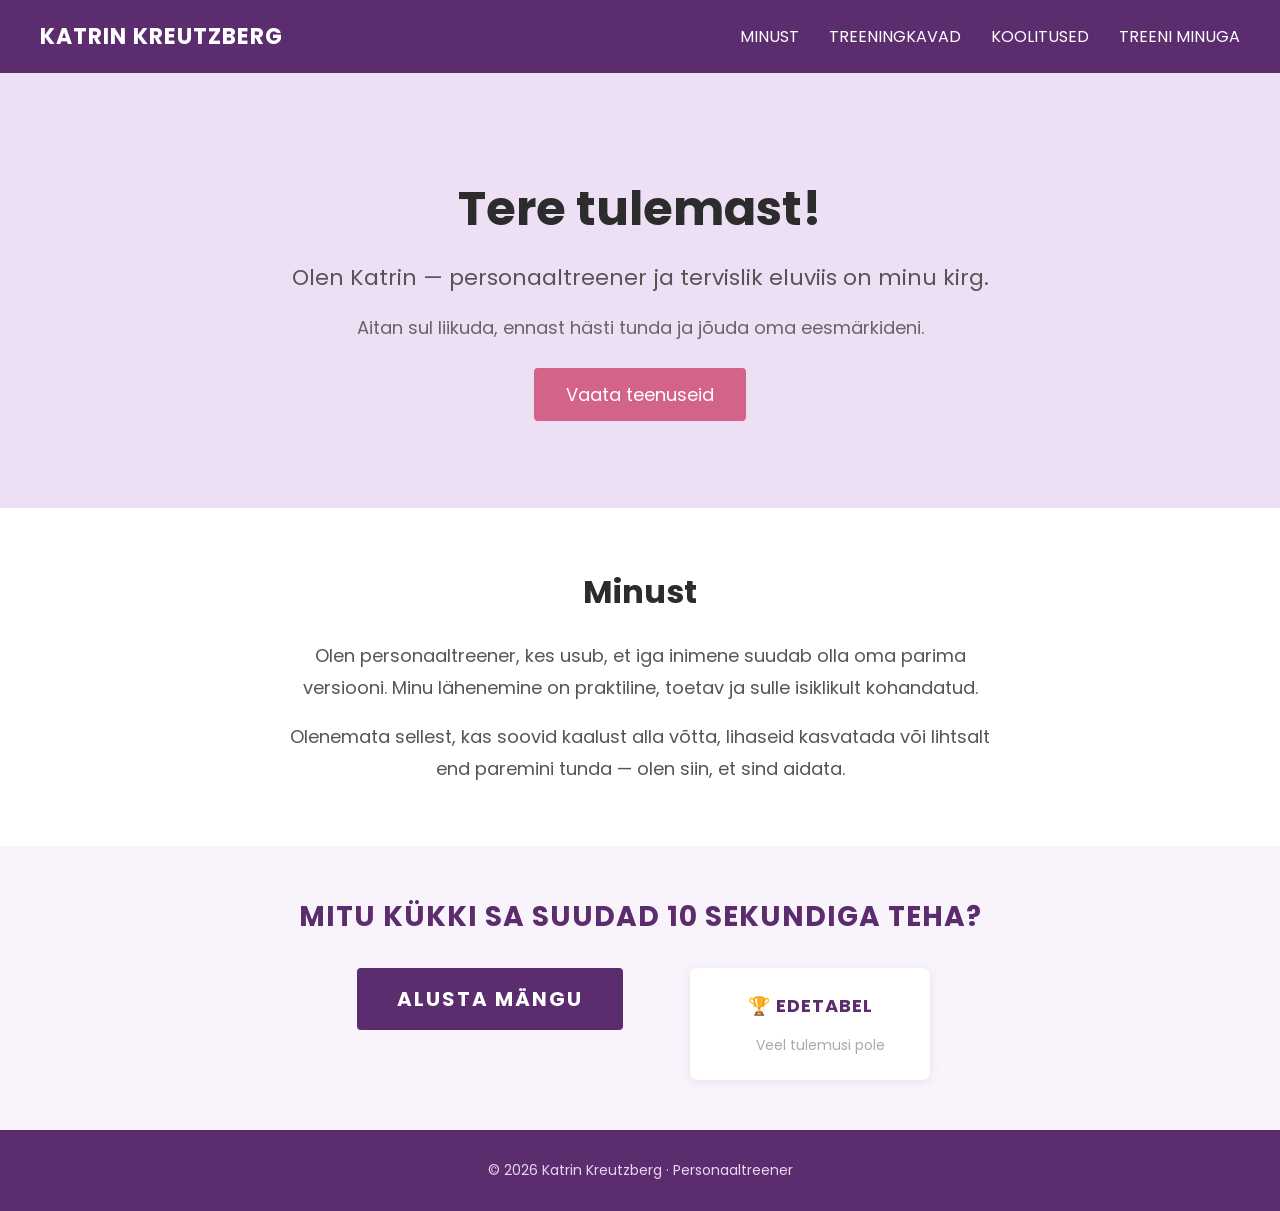
<file: index.html>
<!DOCTYPE html>
<html lang="et">
<head>
    <meta charset="UTF-8">
    <meta name="viewport" content="width=device-width, initial-scale=1.0">
    <title>Katrin Kreutzberg — Personaaltreener</title>
    <link rel="preconnect" href="https://fonts.googleapis.com">
    <link rel="preconnect" href="https://fonts.gstatic.com" crossorigin>
    <link href="https://fonts.googleapis.com/css2?family=Poppins:wght@300;400;600;700&display=swap" rel="stylesheet">
    <link rel="stylesheet" href="style.css">
</head>
<body>

    <!-- NAVIGATSIOON -->
    <nav>
        <div class="logo">Katrin Kreutzberg</div>
        <ul>
            <li><a href="minust.html">Minust</a></li>
            <li><a href="treeningkavad.html">Treeningkavad</a></li>
            <li><a href="koolitused.html">Koolitused</a></li>
            <li><a href="treeni-minuga.html">Treeni minuga</a></li>
        </ul>
    </nav>

    <!-- PEAJAOTIS (hero) -->
    <section class="hero">
        <h1>Tere tulemast!</h1>
        <h2>Olen Katrin — personaaltreener ja tervislik eluviis on minu kirg.</h2>
        <p>Aitan sul liikuda, ennast hästi tunda ja jõuda oma eesmärkideni.</p>
        <a href="teenused.html" class="nupp">Vaata teenuseid</a>
    </section>

    <!-- LÜHITUTVUSTUS -->
    <section class="tutvustus">
        <h2>Minust</h2>
        <p>
            Olen personaaltreener, kes usub, et iga inimene suudab olla oma parima versiooni.
            Minu lähenemine on praktiline, toetav ja sulle isiklikult kohandatud.
        </p>
        <p>
            Olenemata sellest, kas soovid kaalust alla võtta, lihaseid kasvatada või lihtsalt
            end paremini tunda — olen siin, et sind aidata.
        </p>
    </section>

    <!-- KÜKIMÄNG -->
    <section class="loendur-sektsioon">
        <h2 class="mang-pealkiri">MITU KÜKKI SA SUUDAD 10 SEKUNDIGA TEHA?</h2>

        <div class="mang-paigutus">

            <!-- MÄNG -->
            <div class="mang-pool">
                <div id="mangEkraan" class="mang-ekraan">
                    <button class="alusta-nupp" onclick="alustaMang()">ALUSTA MÄNGU</button>
                </div>

                <div id="mangAktiivne" class="mang-aktiivne" style="display:none;">
                    <div class="mang-info">
                        <span class="countdown-kast">⏱ <span id="countdown">10</span>s</span>
                        <span class="loendur-arv"><span id="loendur">0</span> kükki</span>
                    </div>
                    <div class="loendur-kast">
                        <button class="kyki-nupp" onclick="loendaKykk()">🏋️ Tee küki!</button>
                        <div id="inimene" class="inimene">🧍‍♀️</div>
                    </div>
                </div>

                <div id="tulemusEkraan" class="tulemus-ekraan" style="display:none;">
                    <p class="tulemus-tekst">Sinu tulemus: <span id="lopptulemus"></span> kükki! 🎉</p>
                    <div class="nimi-kast">
                        <input type="text" id="nimiSisend" class="nimi-sisend" placeholder="Sinu nimi" maxlength="20">
                        <button class="alusta-nupp" onclick="salvestaTulemus()">SALVESTA</button>
                    </div>
                    <button class="uuesti-nupp" onclick="laeManguUuesti()">MÄNGI UUESTI</button>
                </div>
            </div>

            <!-- EDETABEL -->
            <div class="edetabel-pool">
                <h3 class="edetabel-pealkiri">🏆 EDETABEL</h3>
                <ol id="edetabel" class="edetabel-nimekiri"></ol>
            </div>

        </div>
    </section>

    <script>
        var timer = null;
        var viimaneSkoor = 0;

        function alustaMang() {
            document.getElementById('mangEkraan').style.display = 'none';
            document.getElementById('tulemusEkraan').style.display = 'none';
            document.getElementById('loendur').innerText = '0';
            document.getElementById('countdown').innerText = '10';
            document.getElementById('mangAktiivne').style.display = 'block';

            var aeg = 10;
            timer = setInterval(function() {
                aeg--;
                document.getElementById('countdown').innerText = aeg;
                if (aeg <= 0) {
                    clearInterval(timer);
                    lopetaMang();
                }
            }, 1000);
        }

        function loendaKykk() {
            if (!timer) return;
            var arv = parseInt(document.getElementById('loendur').innerText);
            document.getElementById('loendur').innerText = arv + 1;

            var inimene = document.getElementById('inimene');
            inimene.classList.remove('kykk-animatsioon');
            void inimene.offsetWidth;
            inimene.classList.add('kykk-animatsioon');
        }

        function lopetaMang() {
            viimaneSkoor = parseInt(document.getElementById('loendur').innerText);
            document.getElementById('lopptulemus').innerText = viimaneSkoor;
            document.getElementById('nimiSisend').value = '';
            document.getElementById('mangAktiivne').style.display = 'none';
            document.getElementById('tulemusEkraan').style.display = 'block';
            timer = null;
        }

        function salvestaTulemus() {
            var nimi = document.getElementById('nimiSisend').value.trim();
            if (!nimi) { nimi = 'Anonüümne'; }

            var tulemused = JSON.parse(localStorage.getItem('kykiTulemused') || '[]');
            tulemused.push({ nimi: nimi, skoor: viimaneSkoor });
            tulemused.sort(function(a, b) { return b.skoor - a.skoor; });
            tulemused = tulemused.slice(0, 10);
            localStorage.setItem('kykiTulemused', JSON.stringify(tulemused));

            uuendaEdetabel();
            document.getElementById('nimiSisend').disabled = true;
            document.querySelector('.nimi-kast .alusta-nupp').disabled = true;
        }

        function uuendaEdetabel() {
            var tulemused = JSON.parse(localStorage.getItem('kykiTulemused') || '[]');
            var nimekiri = document.getElementById('edetabel');
            nimekiri.innerHTML = '';
            if (tulemused.length === 0) {
                nimekiri.innerHTML = '<li class="edetabel-tühi">Veel tulemusi pole</li>';
                return;
            }
            tulemused.forEach(function(kirje) {
                var li = document.createElement('li');
                li.className = 'edetabel-rida';
                li.innerHTML = '<span class="edetabel-nimi">' + kirje.nimi + '</span><span class="edetabel-skoor">' + kirje.skoor + ' kükki</span>';
                nimekiri.appendChild(li);
            });
        }

        function laeManguUuesti() {
            document.getElementById('tulemusEkraan').style.display = 'none';
            document.getElementById('mangEkraan').style.display = 'block';
        }

        uuendaEdetabel();
    </script>

    <!-- JALUS -->
    <footer>
        <p>© 2026 Katrin Kreutzberg · Personaaltreener</p>
    </footer>

</body>
</html>
</file>
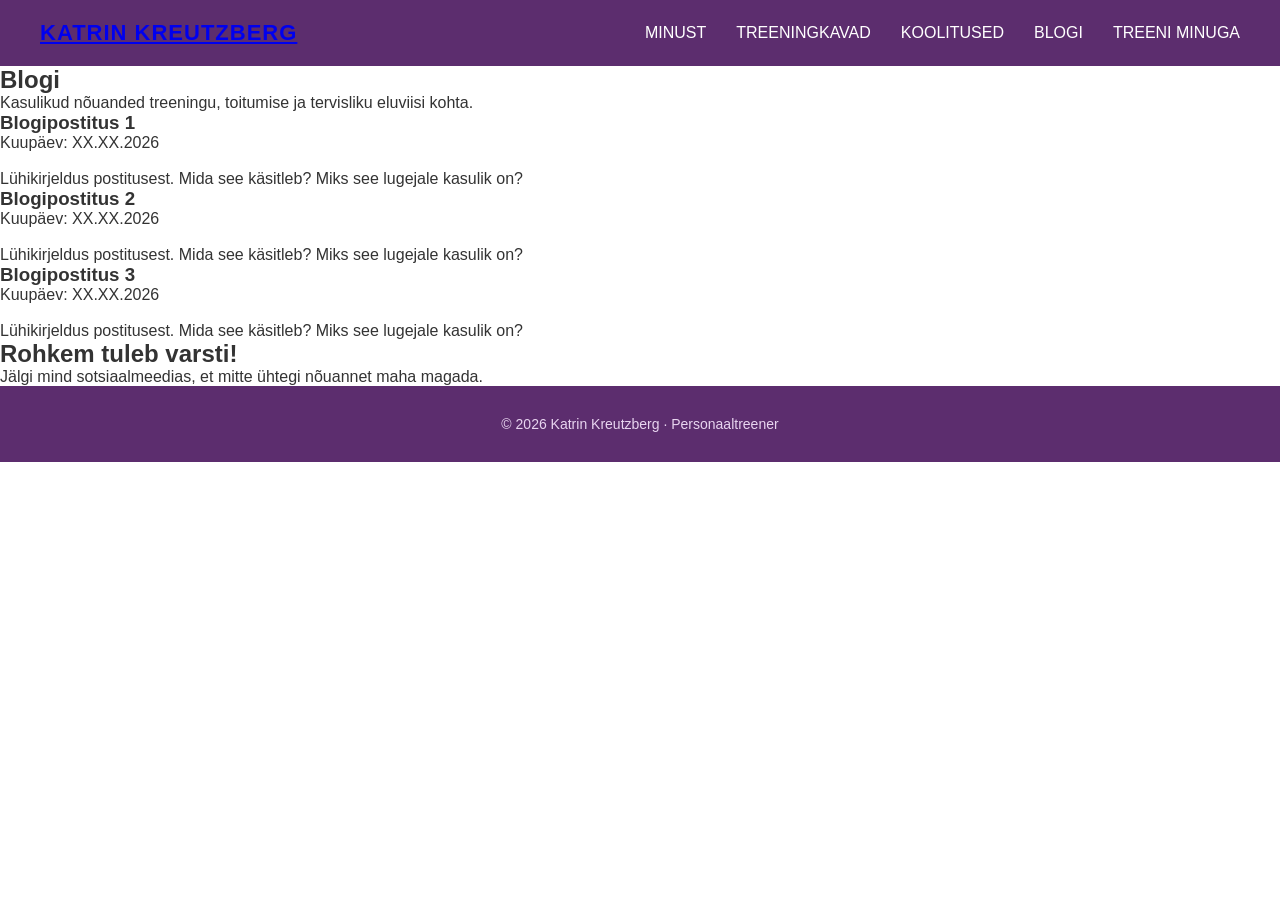
<file: blogi.html>
<!DOCTYPE html>
<html lang="et">
<head>
    <meta charset="UTF-8">
    <meta name="viewport" content="width=device-width, initial-scale=1.0">
    <title>Blogi — Katrin Kreutzberg</title>
    <link rel="stylesheet" href="style.css">
</head>
<body>

    <nav>
        <a class="logo" href="index.html">Katrin Kreutzberg</a>
        <ul>
            <li><a href="minust.html">Minust</a></li>
            <li><a href="treeningkavad.html">Treeningkavad</a></li>
            <li><a href="koolitused.html">Koolitused</a></li>
            <li><a href="blogi.html">Blogi</a></li>
            <li><a href="treeni-minuga.html">Treeni minuga</a></li>
        </ul>
    </nav>

    <section class="lehe-pealkiri">
        <h1>Blogi</h1>
        <p>Kasulikud nõuanded treeningu, toitumise ja tervisliku eluviisi kohta.</p>
    </section>

    <section class="jaotis">
        <div class="kaardid">

            <div class="kaart">
                <h3>Blogipostitus 1</h3>
                <p>Kuupäev: XX.XX.2026</p>
                <br>
                <p>Lühikirjeldus postitusest. Mida see käsitleb? Miks see lugejale kasulik on?</p>
            </div>

            <div class="kaart">
                <h3>Blogipostitus 2</h3>
                <p>Kuupäev: XX.XX.2026</p>
                <br>
                <p>Lühikirjeldus postitusest. Mida see käsitleb? Miks see lugejale kasulik on?</p>
            </div>

            <div class="kaart">
                <h3>Blogipostitus 3</h3>
                <p>Kuupäev: XX.XX.2026</p>
                <br>
                <p>Lühikirjeldus postitusest. Mida see käsitleb? Miks see lugejale kasulik on?</p>
            </div>

        </div>
    </section>

    <section class="riba">
        <h2>Rohkem tuleb varsti!</h2>
        <p>Jälgi mind sotsiaalmeedias, et mitte ühtegi nõuannet maha magada.</p>
    </section>

    <footer>
        <p>© 2026 Katrin Kreutzberg · Personaaltreener</p>
    </footer>

</body>
</html>
</file>
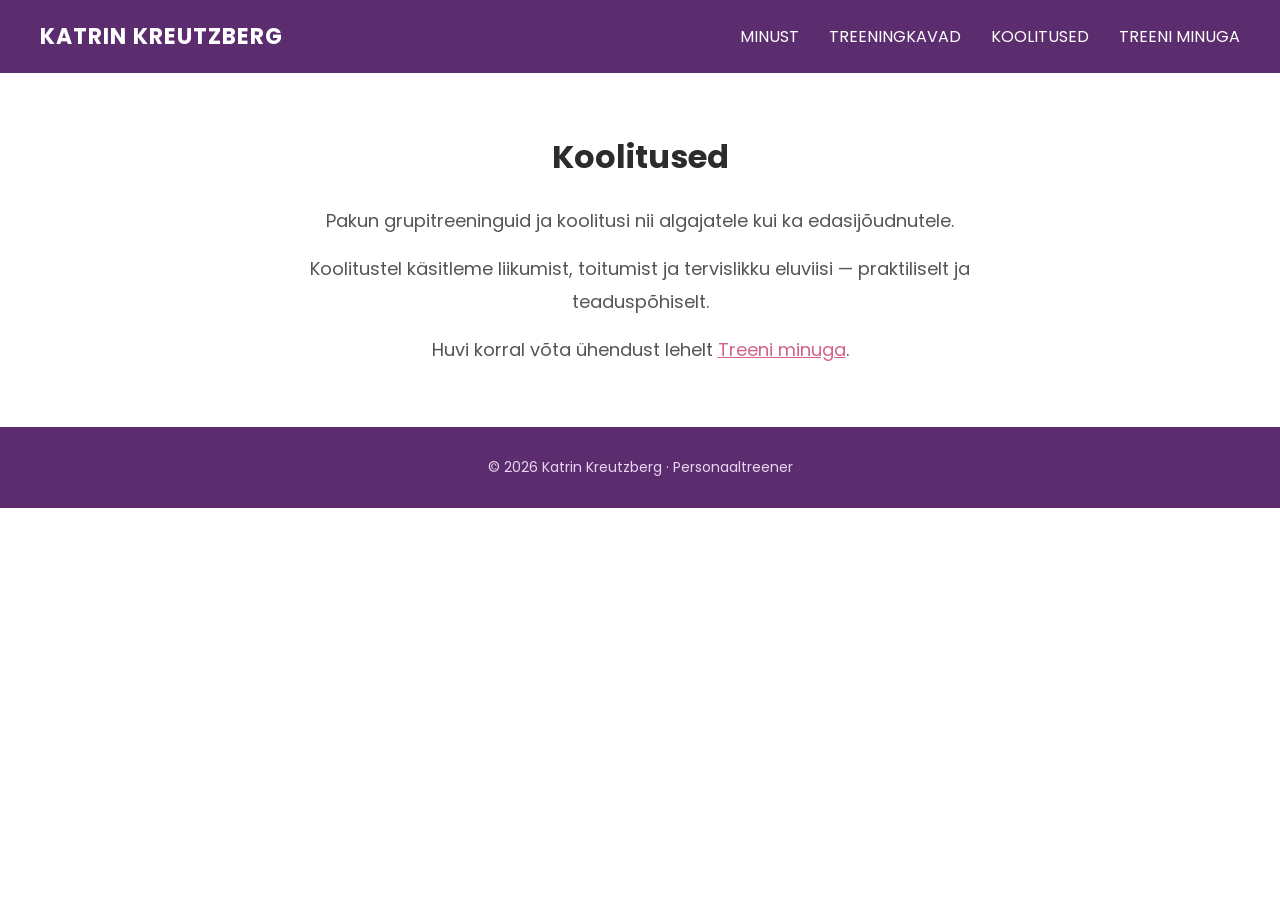
<file: koolitused.html>
<!DOCTYPE html>
<html lang="et">
<head>
    <meta charset="UTF-8">
    <meta name="viewport" content="width=device-width, initial-scale=1.0">
    <title>Koolitused — Katrin Kreutzberg</title>
    <link rel="preconnect" href="https://fonts.googleapis.com">
    <link rel="preconnect" href="https://fonts.gstatic.com" crossorigin>
    <link href="https://fonts.googleapis.com/css2?family=Poppins:wght@300;400;600;700&display=swap" rel="stylesheet">
    <link rel="stylesheet" href="style.css">
</head>
<body>

    <!-- NAVIGATSIOON -->
    <nav>
        <div class="logo">Katrin Kreutzberg</div>
        <ul>
            <li><a href="minust.html">Minust</a></li>
            <li><a href="treeningkavad.html">Treeningkavad</a></li>
            <li><a href="koolitused.html">Koolitused</a></li>
            <li><a href="treeni-minuga.html">Treeni minuga</a></li>
        </ul>
    </nav>

    <!-- SISU -->
    <section class="tutvustus">
        <h2>Koolitused</h2>
        <p>
            Pakun grupitreeninguid ja koolitusi nii algajatele kui ka edasijõudnutele.
        </p>
        <p>
            Koolitustel käsitleme liikumist, toitumist ja tervislikku eluviisi — praktiliselt
            ja teaduspõhiselt.
        </p>
        <p>
            Huvi korral võta ühendust lehelt <a href="treeni-minuga.html" style="color: #D4638A;">Treeni minuga</a>.
        </p>
    </section>

    <!-- JALUS -->
    <footer>
        <p>© 2026 Katrin Kreutzberg · Personaaltreener</p>
    </footer>

</body>
</html>
</file>
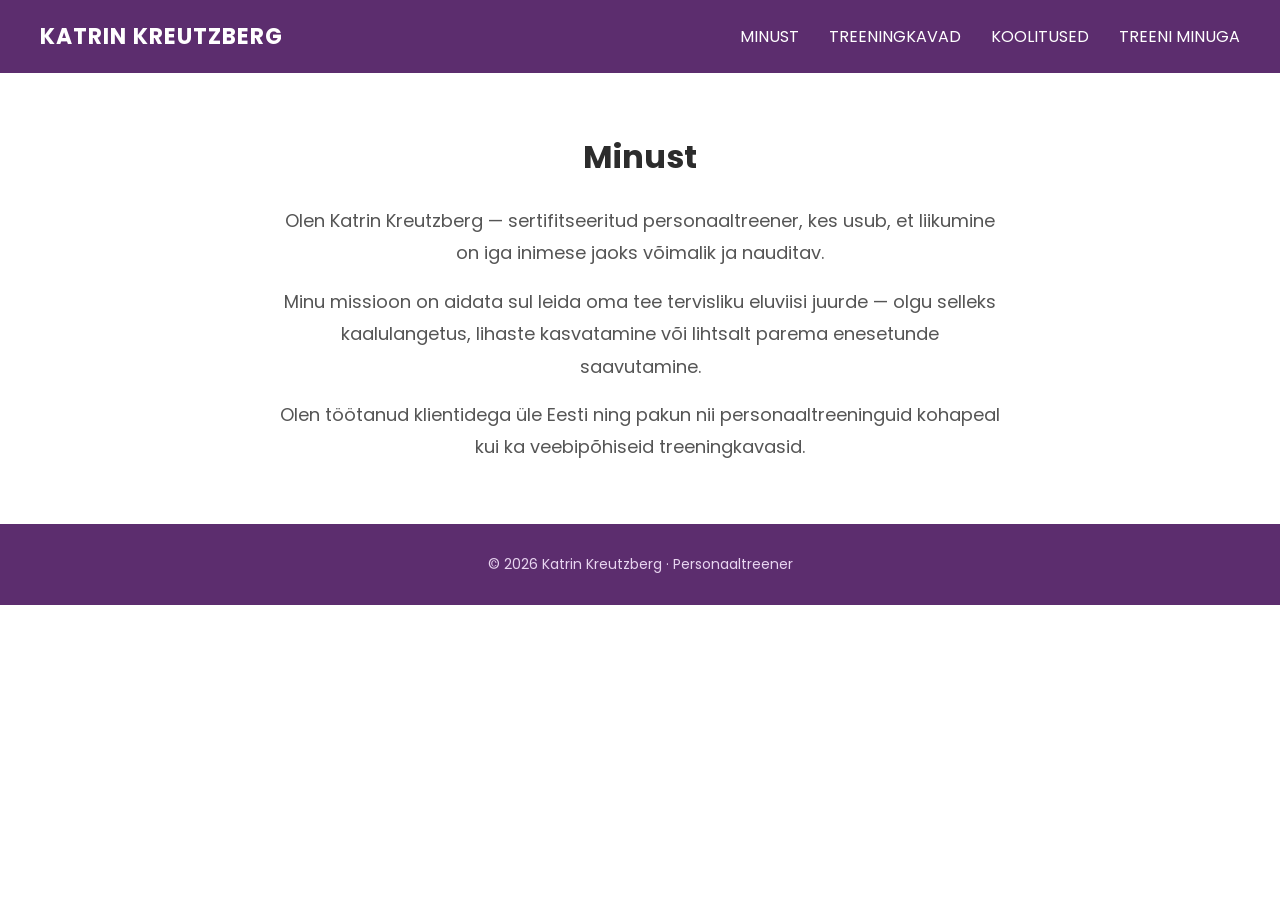
<file: minust.html>
<!DOCTYPE html>
<html lang="et">
<head>
    <meta charset="UTF-8">
    <meta name="viewport" content="width=device-width, initial-scale=1.0">
    <title>Minust — Katrin Kreutzberg</title>
    <link rel="preconnect" href="https://fonts.googleapis.com">
    <link rel="preconnect" href="https://fonts.gstatic.com" crossorigin>
    <link href="https://fonts.googleapis.com/css2?family=Poppins:wght@300;400;600;700&display=swap" rel="stylesheet">
    <link rel="stylesheet" href="style.css">
</head>
<body>

    <!-- NAVIGATSIOON -->
    <nav>
        <div class="logo">Katrin Kreutzberg</div>
        <ul>
            <li><a href="minust.html">Minust</a></li>
            <li><a href="treeningkavad.html">Treeningkavad</a></li>
            <li><a href="koolitused.html">Koolitused</a></li>
            <li><a href="treeni-minuga.html">Treeni minuga</a></li>
        </ul>
    </nav>

    <!-- SISU -->
    <section class="tutvustus">
        <h2>Minust</h2>
        <p>
            Olen Katrin Kreutzberg — sertifitseeritud personaaltreener, kes usub, et liikumine
            on iga inimese jaoks võimalik ja nauditav.
        </p>
        <p>
            Minu missioon on aidata sul leida oma tee tervisliku eluviisi juurde —
            olgu selleks kaalulangetus, lihaste kasvatamine või lihtsalt parema enesetunde saavutamine.
        </p>
        <p>
            Olen töötanud klientidega üle Eesti ning pakun nii personaaltreeninguid kohapeal
            kui ka veebipõhiseid treeningkavasid.
        </p>
    </section>

    <!-- JALUS -->
    <footer>
        <p>© 2026 Katrin Kreutzberg · Personaaltreener</p>
    </footer>

</body>
</html>
</file>
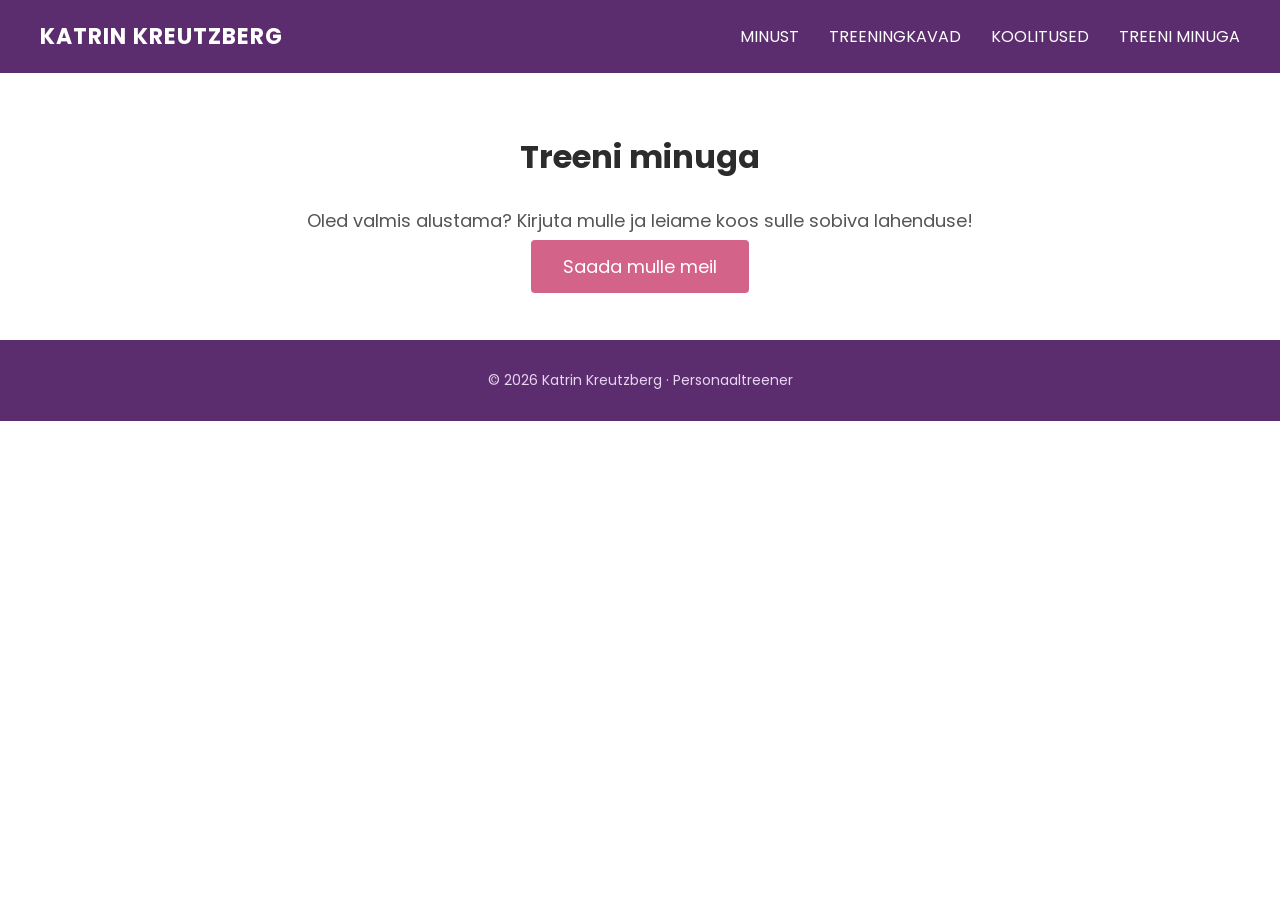
<file: treeni-minuga.html>
<!DOCTYPE html>
<html lang="et">
<head>
    <meta charset="UTF-8">
    <meta name="viewport" content="width=device-width, initial-scale=1.0">
    <title>Treeni minuga — Katrin Kreutzberg</title>
    <link rel="preconnect" href="https://fonts.googleapis.com">
    <link rel="preconnect" href="https://fonts.gstatic.com" crossorigin>
    <link href="https://fonts.googleapis.com/css2?family=Poppins:wght@300;400;600;700&display=swap" rel="stylesheet">
    <link rel="stylesheet" href="style.css">
</head>
<body>

    <!-- NAVIGATSIOON -->
    <nav>
        <div class="logo">Katrin Kreutzberg</div>
        <ul>
            <li><a href="minust.html">Minust</a></li>
            <li><a href="treeningkavad.html">Treeningkavad</a></li>
            <li><a href="koolitused.html">Koolitused</a></li>
            <li><a href="treeni-minuga.html">Treeni minuga</a></li>
        </ul>
    </nav>

    <!-- SISU -->
    <section class="tutvustus">
        <h2>Treeni minuga</h2>
        <p>
            Oled valmis alustama? Kirjuta mulle ja leiame koos sulle sobiva lahenduse!
        </p>
        <a href="mailto:katrinkreutzbergfitness@gmail.com" class="nupp">Saada mulle meil</a>
    </section>

    <!-- JALUS -->
    <footer>
        <p>© 2026 Katrin Kreutzberg · Personaaltreener</p>
    </footer>

</body>
</html>
</file>
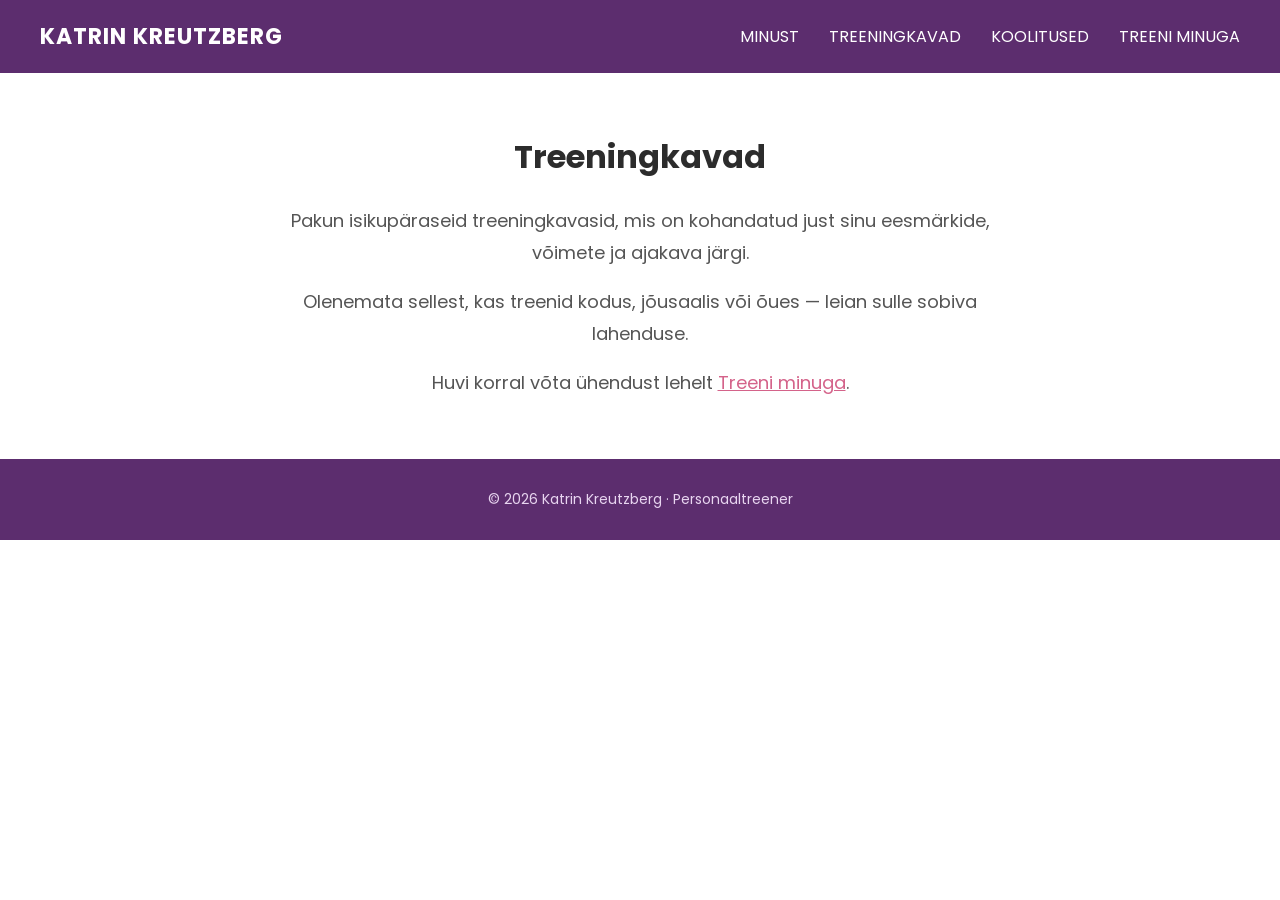
<file: treeningkavad.html>
<!DOCTYPE html>
<html lang="et">
<head>
    <meta charset="UTF-8">
    <meta name="viewport" content="width=device-width, initial-scale=1.0">
    <title>Treeningkavad — Katrin Kreutzberg</title>
    <link rel="preconnect" href="https://fonts.googleapis.com">
    <link rel="preconnect" href="https://fonts.gstatic.com" crossorigin>
    <link href="https://fonts.googleapis.com/css2?family=Poppins:wght@300;400;600;700&display=swap" rel="stylesheet">
    <link rel="stylesheet" href="style.css">
</head>
<body>

    <!-- NAVIGATSIOON -->
    <nav>
        <div class="logo">Katrin Kreutzberg</div>
        <ul>
            <li><a href="minust.html">Minust</a></li>
            <li><a href="treeningkavad.html">Treeningkavad</a></li>
            <li><a href="koolitused.html">Koolitused</a></li>
            <li><a href="treeni-minuga.html">Treeni minuga</a></li>
        </ul>
    </nav>

    <!-- SISU -->
    <section class="tutvustus">
        <h2>Treeningkavad</h2>
        <p>
            Pakun isikupäraseid treeningkavasid, mis on kohandatud just sinu eesmärkide,
            võimete ja ajakava järgi.
        </p>
        <p>
            Olenemata sellest, kas treenid kodus, jõusaalis või õues — leian sulle sobiva lahenduse.
        </p>
        <p>
            Huvi korral võta ühendust lehelt <a href="treeni-minuga.html" style="color: #D4638A;">Treeni minuga</a>.
        </p>
    </section>

    <!-- JALUS -->
    <footer>
        <p>© 2026 Katrin Kreutzberg · Personaaltreener</p>
    </footer>

</body>
</html>
</file>
<file: style.css>
/* =====================
   ÜLDISED SEADED
   ===================== */

* {
    margin: 0;
    padding: 0;
    box-sizing: border-box;
}

body {
    font-family: 'Poppins', sans-serif;
    color: #333;
    background-color: #fff;
}

/* =====================
   NAVIGATSIOON
   ===================== */

nav {
    display: flex;
    justify-content: space-between;
    align-items: center;
    padding: 20px 40px;
    background-color: #5C2D6E;
    color: white;
}

.logo {
    font-size: 22px;
    font-weight: bold;
    letter-spacing: 1px;
    text-transform: uppercase;
}

nav ul {
    list-style: none;
    display: flex;
    gap: 30px;
}

nav ul a {
    color: white;
    text-decoration: none;
    font-size: 16px;
    text-transform: uppercase;
}

nav ul a:hover {
    color: #E896B8;
}

/* =====================
   PEAJAOTIS (HERO)
   ===================== */

.hero {
    background-color: #EDE0F5;
    text-align: center;
    padding: 100px 40px;
}

.hero h1 {
    font-size: 48px;
    margin-bottom: 16px;
    color: #2c2c2c;
}

.hero h2 {
    font-size: 22px;
    font-weight: normal;
    margin-bottom: 20px;
    color: #555;
}

.hero p {
    font-size: 18px;
    margin-bottom: 40px;
    color: #666;
}

/* NUPP */
.nupp {
    background-color: #D4638A;
    color: white;
    padding: 14px 32px;
    text-decoration: none;
    font-size: 18px;
    border-radius: 4px;
}

.nupp:hover {
    background-color: #B84D74;
}

/* =====================
   TUTVUSTUS
   ===================== */

.tutvustus {
    max-width: 800px;
    margin: 60px auto;
    padding: 0 40px;
    text-align: center;
}

.tutvustus h2 {
    font-size: 32px;
    margin-bottom: 24px;
    color: #2c2c2c;
}

.tutvustus p {
    font-size: 18px;
    line-height: 1.8;
    color: #555;
    margin-bottom: 16px;
}

/* =====================
   KÜKIKULOENDUR
   ===================== */

.loendur-sektsioon {
    text-align: center;
    padding: 50px 40px;
    background-color: #f9f4fc;
}

.mang-pealkiri {
    font-size: 28px;
    color: #5C2D6E;
    margin-bottom: 30px;
    font-weight: 700;
    letter-spacing: 1px;
}

.loendur-kast {
    display: inline-flex;
    align-items: center;
    gap: 20px;
}

.kyki-nupp {
    background-color: #D4638A;
    color: white;
    border: none;
    padding: 14px 28px;
    font-size: 18px;
    font-family: 'Poppins', sans-serif;
    border-radius: 4px;
    cursor: pointer;
}

.kyki-nupp:hover {
    background-color: #B84D74;
}

.loendur-arv {
    font-size: 22px;
    font-weight: 600;
    color: #5C2D6E;
}

.mang-paigutus {
    display: flex;
    justify-content: center;
    align-items: flex-start;
    gap: 60px;
    flex-wrap: wrap;
}

.mang-pool {
    min-width: 280px;
}

.edetabel-pool {
    min-width: 240px;
    background-color: white;
    border-radius: 8px;
    padding: 24px;
    box-shadow: 0 2px 12px rgba(92, 45, 110, 0.1);
}

.edetabel-pealkiri {
    font-size: 18px;
    color: #5C2D6E;
    margin-bottom: 16px;
    letter-spacing: 1px;
}

.edetabel-nimekiri {
    padding-left: 20px;
    margin: 0;
}

.edetabel-rida {
    display: flex;
    justify-content: space-between;
    padding: 8px 0;
    border-bottom: 1px solid #EDE0F5;
    font-size: 15px;
    color: #333;
}

.edetabel-nimi {
    font-weight: 600;
    color: #5C2D6E;
}

.edetabel-skoor {
    color: #D4638A;
}

.edetabel-tühi {
    list-style: none;
    color: #aaa;
    font-size: 14px;
}

.nimi-kast {
    display: flex;
    gap: 10px;
    justify-content: center;
    margin-bottom: 12px;
    flex-wrap: wrap;
}

.nimi-sisend {
    padding: 12px 16px;
    font-size: 16px;
    font-family: 'Poppins', sans-serif;
    border: 2px solid #D4638A;
    border-radius: 4px;
    outline: none;
    width: 180px;
}

.uuesti-nupp {
    background: none;
    border: 2px solid #5C2D6E;
    color: #5C2D6E;
    padding: 10px 24px;
    font-size: 16px;
    font-family: 'Poppins', sans-serif;
    font-weight: 600;
    border-radius: 4px;
    cursor: pointer;
    margin-top: 8px;
}

.uuesti-nupp:hover {
    background-color: #EDE0F5;
}

.alusta-nupp {
    background-color: #5C2D6E;
    color: white;
    border: none;
    padding: 16px 40px;
    font-size: 20px;
    font-family: 'Poppins', sans-serif;
    font-weight: 700;
    letter-spacing: 2px;
    border-radius: 4px;
    cursor: pointer;
}

.alusta-nupp:hover {
    background-color: #7A3D8E;
}

.mang-ekraan, .tulemus-ekraan {
    text-align: center;
}

.mang-aktiivne {
    text-align: center;
}

.mang-info {
    display: flex;
    justify-content: center;
    align-items: center;
    gap: 40px;
    margin-bottom: 24px;
}

.countdown-kast {
    font-size: 28px;
    font-weight: 700;
    color: #D4638A;
}

.tulemus-tekst {
    font-size: 26px;
    font-weight: 600;
    color: #5C2D6E;
    margin-bottom: 24px;
}

.inimene {
    font-size: 48px;
    display: inline-block;
    transform-origin: bottom center;
}

@keyframes kykk {
    0%   { transform: scaleY(1) translateY(0); }
    30%  { transform: scaleY(0.55) translateY(10px); }
    60%  { transform: scaleY(0.55) translateY(10px); }
    100% { transform: scaleY(1) translateY(0); }
}

.kykk-animatsioon {
    animation: kykk 0.6s ease;
}

/* =====================
   JALUS (FOOTER)
   ===================== */

footer {
    text-align: center;
    padding: 30px;
    background-color: #5C2D6E;
    color: #E8D5F0;
    font-size: 14px;
}
</file>
